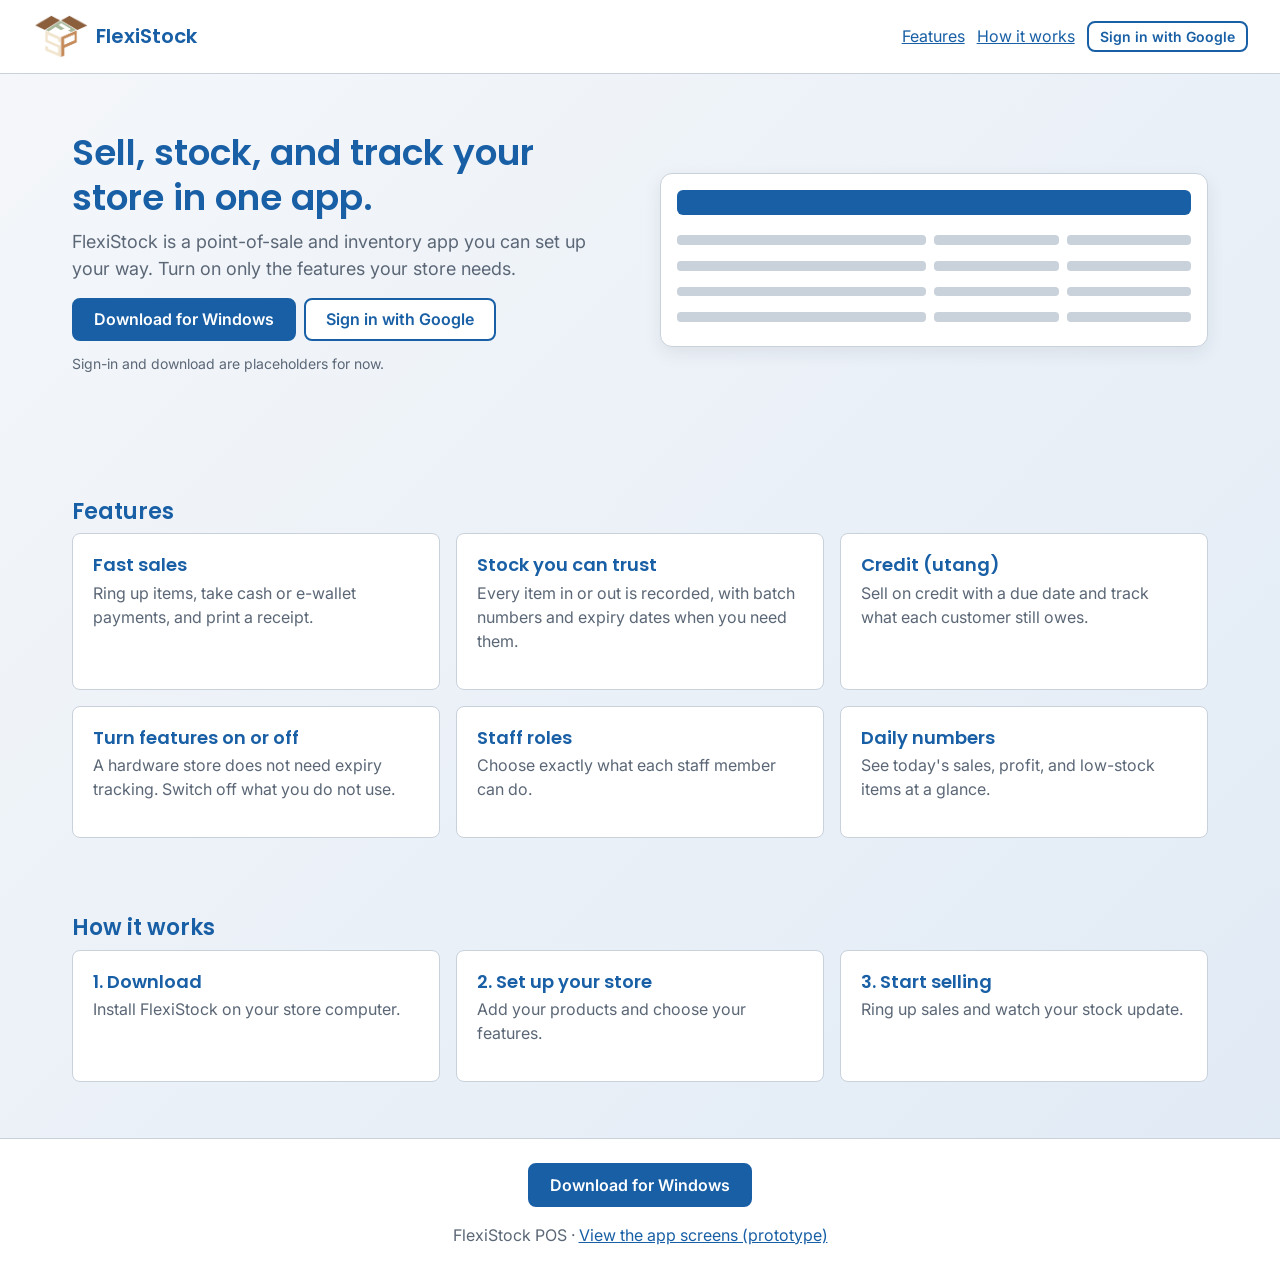
<file: prototype/index.html>
<!DOCTYPE html>
<html lang="en">
<head>
  <meta charset="utf-8">
  <meta name="viewport" content="width=device-width, initial-scale=1">
  <title>FlexiStock POS | Run your store with one simple app</title>
  <link rel="preconnect" href="https://fonts.googleapis.com">
  <link rel="preconnect" href="https://fonts.gstatic.com" crossorigin>
  <link href="https://fonts.googleapis.com/css2?family=Inter:wght@400;600&family=Poppins:wght@600&display=swap" rel="stylesheet">
  <link rel="icon" type="image/png" href="images/logo.png">
  <link rel="stylesheet" href="css/style.css">
</head>
<body>
  <header class="site-header">
    <a class="brand" href="index.html" style="margin:0"><img src="images/logo.png" alt="" width="43" height="32"> FlexiStock</a>
    <nav aria-label="Site menu">
      <a href="#features">Features</a>
      <a href="#how">How it works</a>
      <!-- placeholder: no function yet -->
      <a class="btn-secondary btn-small" href="#" aria-disabled="true">Sign in with Google</a>
    </nav>
  </header>

  <main>
    <section class="hero">
      <div>
        <h1>Sell, stock, and track your store in one app.</h1>
        <p class="lead">FlexiStock is a point-of-sale and inventory app you can set up your way. Turn on only the features your store needs.</p>
        <div class="btn-row">
          <!-- placeholders: no download or sign-in yet -->
          <a class="btn" href="#">Download for Windows</a>
          <a class="btn-secondary" href="#" aria-disabled="true">Sign in with Google</a>
        </div>
        <p class="muted" style="margin-top:.75rem;font-size:.875rem">Sign-in and download are placeholders for now.</p>
      </div>
      <div class="mock" role="img" aria-label="Mock-up of the FlexiStock products screen">
        <div class="mock-head"></div>
        <div class="mock-row"><div class="mock-bar"></div><div class="mock-bar"></div><div class="mock-bar"></div></div>
        <div class="mock-row"><div class="mock-bar"></div><div class="mock-bar"></div><div class="mock-bar"></div></div>
        <div class="mock-row"><div class="mock-bar"></div><div class="mock-bar"></div><div class="mock-bar"></div></div>
        <div class="mock-row"><div class="mock-bar"></div><div class="mock-bar"></div><div class="mock-bar"></div></div>
      </div>
    </section>

    <section class="section" id="features">
      <h2>Features</h2>
      <div class="cards">
        <div class="card"><h3>Fast sales</h3><p class="muted">Ring up items, take cash or e-wallet payments, and print a receipt.</p></div>
        <div class="card"><h3>Stock you can trust</h3><p class="muted">Every item in or out is recorded, with batch numbers and expiry dates when you need them.</p></div>
        <div class="card"><h3>Credit (utang)</h3><p class="muted">Sell on credit with a due date and track what each customer still owes.</p></div>
        <div class="card"><h3>Turn features on or off</h3><p class="muted">A hardware store does not need expiry tracking. Switch off what you do not use.</p></div>
        <div class="card"><h3>Staff roles</h3><p class="muted">Choose exactly what each staff member can do.</p></div>
        <div class="card"><h3>Daily numbers</h3><p class="muted">See today's sales, profit, and low-stock items at a glance.</p></div>
      </div>
    </section>

    <section class="section" id="how">
      <h2>How it works</h2>
      <div class="cards">
        <div class="card"><h3>1. Download</h3><p class="muted">Install FlexiStock on your store computer.</p></div>
        <div class="card"><h3>2. Set up your store</h3><p class="muted">Add your products and choose your features.</p></div>
        <div class="card"><h3>3. Start selling</h3><p class="muted">Ring up sales and watch your stock update.</p></div>
      </div>
    </section>
  </main>

  <footer class="site-footer">
    <p><a class="btn" href="#">Download for Windows</a></p>
    <p class="muted">FlexiStock POS &middot; <a href="list.html">View the app screens (prototype)</a></p>
  </footer>
</body>
</html>
</file>
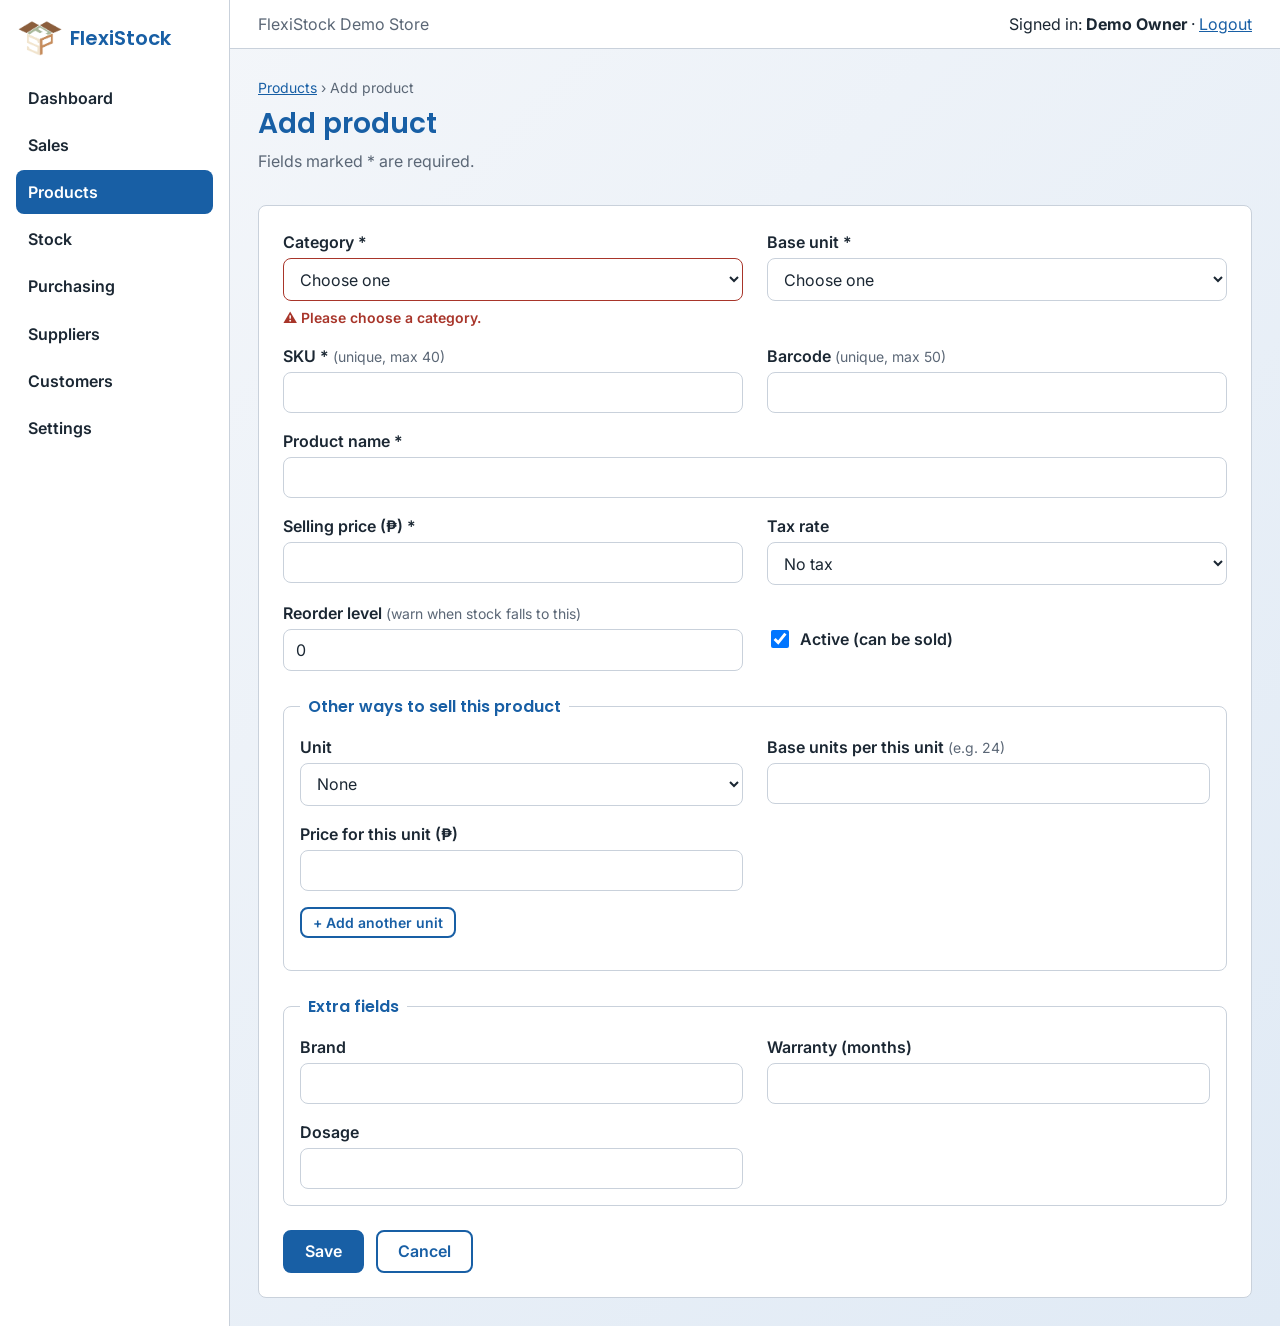
<file: prototype/form.html>
<!DOCTYPE html>
<html lang="en">
<head>
  <meta charset="utf-8">
  <meta name="viewport" content="width=device-width, initial-scale=1">
  <title>Add product | FlexiStock</title>
  <link rel="preconnect" href="https://fonts.googleapis.com">
  <link rel="preconnect" href="https://fonts.gstatic.com" crossorigin>
  <link href="https://fonts.googleapis.com/css2?family=Inter:wght@400;600&family=Poppins:wght@600&display=swap" rel="stylesheet">
  <link rel="icon" type="image/png" href="images/logo.png">
  <link rel="stylesheet" href="css/style.css">
</head>
<body>
  <div class="app">
    <aside class="sidebar">
      <a class="brand" href="index.html"><img src="images/logo.png" alt="" width="43" height="32"> FlexiStock</a>
      <nav class="nav" aria-label="Main menu">
        <a href="#">Dashboard</a>
        <a href="#">Sales</a>
        <a href="list.html" aria-current="page">Products</a>
        <a href="#">Stock</a>
        <a href="#">Purchasing</a>
        <a href="#">Suppliers</a>
        <a href="#">Customers</a>
        <a href="#">Settings</a>
      </nav>
    </aside>
    <div class="main">
      <header class="topbar">
        <span class="muted">FlexiStock Demo Store</span>
        <span>Signed in: <strong>Demo Owner</strong> &middot; <a href="index.html">Logout</a></span>
      </header>
      <main class="content">
        <p class="breadcrumb"><a href="list.html">Products</a> &rsaquo; Add product</p>
        <div class="page-head">
          <div>
            <h1>Add product</h1>
            <p class="muted">Fields marked * are required.</p>
          </div>
        </div>

        <!-- name="..." matches the column in the product table, so PHP can read $_POST['sku'] in Week 15 -->
        <form class="form" action="#" method="post">
          <div class="form-grid">
            <div>
              <label for="category_id">Category *</label>
              <select id="category_id" name="category_id" required aria-invalid="true" aria-describedby="category_id-error">
                <option value="">Choose one</option>
                <option value="1">Groceries</option>
                <option value="2">Beverages</option>
                <option value="3">Medicines</option>
                <option value="4">Hardware</option>
                <option value="5">Household</option>
              </select>
              <!-- sample error message -->
              <p class="error" id="category_id-error">&#9888; Please choose a category.</p>
            </div>

            <div>
              <label for="base_unit_id">Base unit *</label>
              <select id="base_unit_id" name="base_unit_id" required>
                <option value="">Choose one</option>
                <option value="1">Piece</option>
                <option value="2">Box</option>
                <option value="3">Pack</option>
                <option value="4">Kilogram</option>
              </select>
            </div>

            <div>
              <label for="sku">SKU * <span class="hint">(unique, max 40)</span></label>
              <input id="sku" name="sku" type="text" maxlength="40" required>
            </div>

            <div>
              <label for="barcode">Barcode <span class="hint">(unique, max 50)</span></label>
              <input id="barcode" name="barcode" type="text" maxlength="50">
            </div>

            <div class="full">
              <label for="product_name">Product name *</label>
              <input id="product_name" name="product_name" type="text" maxlength="120" required>
            </div>

            <div>
              <label for="selling_price">Selling price (&#8369;) *</label>
              <input id="selling_price" name="selling_price" type="number" min="0.01" step="0.01" required>
            </div>

            <div>
              <label for="tax_rate_id">Tax rate</label>
              <select id="tax_rate_id" name="tax_rate_id">
                <option value="">No tax</option>
                <option value="1">VAT 12%</option>
                <option value="2">Zero-rated</option>
              </select>
            </div>

            <div>
              <label for="reorder_level">Reorder level <span class="hint">(warn when stock falls to this)</span></label>
              <input id="reorder_level" name="reorder_level" type="number" min="0" step="0.001" value="0">
            </div>

            <div class="check">
              <input id="is_active" name="is_active" type="checkbox" value="1" checked>
              <label for="is_active">Active (can be sold)</label>
            </div>
          </div>

          <!-- product_unit rows: names use product_unit[n][column] -->
          <fieldset>
            <legend>Other ways to sell this product</legend>
            <div class="form-grid">
              <div>
                <label for="pu_unit_id">Unit</label>
                <select id="pu_unit_id" name="product_unit[0][unit_id]">
                  <option value="">None</option>
                  <option value="2">Box</option>
                  <option value="3">Pack</option>
                </select>
              </div>
              <div>
                <label for="pu_factor">Base units per this unit <span class="hint">(e.g. 24)</span></label>
                <input id="pu_factor" name="product_unit[0][conversion_factor]" type="number" min="0.0001" step="0.0001">
              </div>
              <div>
                <label for="pu_price">Price for this unit (&#8369;)</label>
                <input id="pu_price" name="product_unit[0][selling_price]" type="number" min="0.01" step="0.01">
              </div>
            </div>
            <p style="margin-top:1rem"><button class="btn-secondary btn-small" type="button">+ Add another unit</button></p>
          </fieldset>

          <!-- product_custom_value rows: one per custom_field -->
          <fieldset>
            <legend>Extra fields</legend>
            <div class="form-grid">
              <div>
                <label for="cf_1">Brand</label>
                <input id="cf_1" name="product_custom_value[1][field_value]" type="text" maxlength="255">
              </div>
              <div>
                <label for="cf_2">Warranty (months)</label>
                <input id="cf_2" name="product_custom_value[2][field_value]" type="number" min="0">
              </div>
              <div>
                <label for="cf_3">Dosage</label>
                <input id="cf_3" name="product_custom_value[3][field_value]" type="text" maxlength="255">
              </div>
            </div>
          </fieldset>

          <div class="form-actions">
            <button class="btn" type="submit">Save</button>
            <a href="list.html" class="btn-secondary">Cancel</a>
          </div>
        </form>
      </main>
    </div>
  </div>
</body>
</html>
</file>
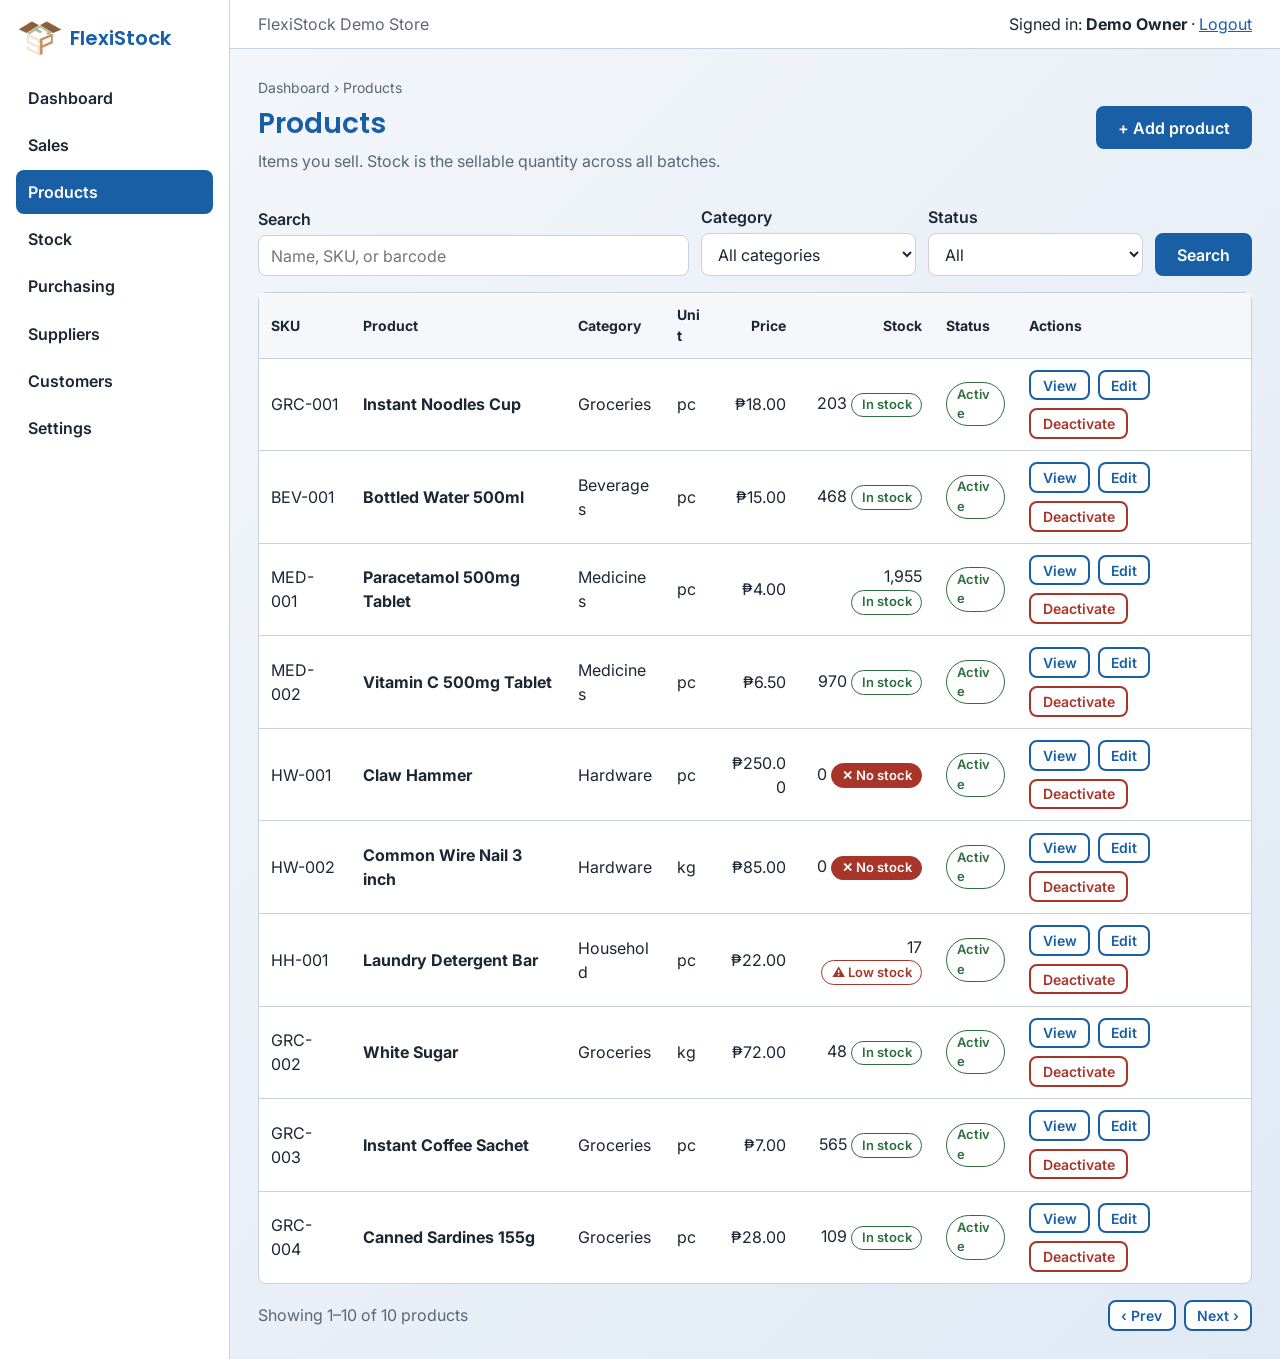
<file: prototype/list.html>
<!DOCTYPE html>
<html lang="en">
<head>
  <meta charset="utf-8">
  <meta name="viewport" content="width=device-width, initial-scale=1">
  <title>Products | FlexiStock</title>
  <link rel="preconnect" href="https://fonts.googleapis.com">
  <link rel="preconnect" href="https://fonts.gstatic.com" crossorigin>
  <link href="https://fonts.googleapis.com/css2?family=Inter:wght@400;600&family=Poppins:wght@600&display=swap" rel="stylesheet">
  <link rel="icon" type="image/png" href="images/logo.png">
  <link rel="stylesheet" href="css/style.css">
</head>
<body>
  <div class="app">
    <aside class="sidebar">
      <a class="brand" href="index.html"><img src="images/logo.png" alt="" width="43" height="32"> FlexiStock</a>
      <nav class="nav" aria-label="Main menu">
        <a href="#">Dashboard</a>
        <a href="#">Sales</a>
        <a href="list.html" aria-current="page">Products</a>
        <a href="#">Stock</a>
        <a href="#">Purchasing</a>
        <a href="#">Suppliers</a>
        <a href="#">Customers</a>
        <a href="#">Settings</a>
      </nav>
    </aside>
    <div class="main">
      <header class="topbar">
        <span class="muted">FlexiStock Demo Store</span>
        <span>Signed in: <strong>Demo Owner</strong> &middot; <a href="index.html">Logout</a></span>
      </header>
      <main class="content">
        <p class="breadcrumb">Dashboard &rsaquo; Products</p>
        <div class="page-head">
          <div>
            <h1>Products</h1>
            <p class="muted">Items you sell. Stock is the sellable quantity across all batches.</p>
          </div>
          <a class="btn" href="form.html">+ Add product</a>
        </div>

        <!-- Search form: field names match the columns they filter -->
        <form class="toolbar" action="#" method="get" role="search">
          <div class="search">
            <label for="q">Search</label>
            <input id="q" name="q" type="search" placeholder="Name, SKU, or barcode">
          </div>
          <div>
            <label for="category_id">Category</label>
            <select id="category_id" name="category_id">
              <option value="">All categories</option>
              <option value="1">Groceries</option>
              <option value="2">Beverages</option>
              <option value="3">Medicines</option>
              <option value="4">Hardware</option>
              <option value="5">Household</option>
            </select>
          </div>
          <div>
            <label for="is_active">Status</label>
            <select id="is_active" name="is_active">
              <option value="">All</option>
              <option value="1">Active</option>
              <option value="0">Inactive</option>
            </select>
          </div>
          <button class="btn" type="submit">Search</button>
        </form>

        <div class="table-wrap">
          <table>
            <thead>
              <tr>
                <th>SKU</th><th>Product</th><th>Category</th><th>Unit</th>
                <th class="num">Price</th><th class="num">Stock</th><th>Status</th><th>Actions</th>
              </tr>
            </thead>
            <tbody>
          <tr>
            <td data-label="SKU">GRC-001</td>
            <td data-label="Product"><strong>Instant Noodles Cup</strong></td>
            <td data-label="Category">Groceries</td>
            <td data-label="Unit">pc</td>
            <td data-label="Price" class="num">&#8369;18.00</td>
            <td data-label="Stock" class="num">203 <span class="badge ok">In stock</span></td>
            <td data-label="Status"><span class="badge ok">Active</span></td>
            <td class="actions">
              <div class="btn-row">
                <a class="btn-secondary btn-small" href="#">View</a>
                <a class="btn-secondary btn-small" href="form.html">Edit</a>
                <button class="btn-secondary btn-small btn-danger" type="button">Deactivate</button>
              </div>
            </td>
          </tr>
          <tr>
            <td data-label="SKU">BEV-001</td>
            <td data-label="Product"><strong>Bottled Water 500ml</strong></td>
            <td data-label="Category">Beverages</td>
            <td data-label="Unit">pc</td>
            <td data-label="Price" class="num">&#8369;15.00</td>
            <td data-label="Stock" class="num">468 <span class="badge ok">In stock</span></td>
            <td data-label="Status"><span class="badge ok">Active</span></td>
            <td class="actions">
              <div class="btn-row">
                <a class="btn-secondary btn-small" href="#">View</a>
                <a class="btn-secondary btn-small" href="form.html">Edit</a>
                <button class="btn-secondary btn-small btn-danger" type="button">Deactivate</button>
              </div>
            </td>
          </tr>
          <tr>
            <td data-label="SKU">MED-001</td>
            <td data-label="Product"><strong>Paracetamol 500mg Tablet</strong></td>
            <td data-label="Category">Medicines</td>
            <td data-label="Unit">pc</td>
            <td data-label="Price" class="num">&#8369;4.00</td>
            <td data-label="Stock" class="num">1,955 <span class="badge ok">In stock</span></td>
            <td data-label="Status"><span class="badge ok">Active</span></td>
            <td class="actions">
              <div class="btn-row">
                <a class="btn-secondary btn-small" href="#">View</a>
                <a class="btn-secondary btn-small" href="form.html">Edit</a>
                <button class="btn-secondary btn-small btn-danger" type="button">Deactivate</button>
              </div>
            </td>
          </tr>
          <tr>
            <td data-label="SKU">MED-002</td>
            <td data-label="Product"><strong>Vitamin C 500mg Tablet</strong></td>
            <td data-label="Category">Medicines</td>
            <td data-label="Unit">pc</td>
            <td data-label="Price" class="num">&#8369;6.50</td>
            <td data-label="Stock" class="num">970 <span class="badge ok">In stock</span></td>
            <td data-label="Status"><span class="badge ok">Active</span></td>
            <td class="actions">
              <div class="btn-row">
                <a class="btn-secondary btn-small" href="#">View</a>
                <a class="btn-secondary btn-small" href="form.html">Edit</a>
                <button class="btn-secondary btn-small btn-danger" type="button">Deactivate</button>
              </div>
            </td>
          </tr>
          <tr>
            <td data-label="SKU">HW-001</td>
            <td data-label="Product"><strong>Claw Hammer</strong></td>
            <td data-label="Category">Hardware</td>
            <td data-label="Unit">pc</td>
            <td data-label="Price" class="num">&#8369;250.00</td>
            <td data-label="Stock" class="num">0 <span class="badge out">&#10005; No stock</span></td>
            <td data-label="Status"><span class="badge ok">Active</span></td>
            <td class="actions">
              <div class="btn-row">
                <a class="btn-secondary btn-small" href="#">View</a>
                <a class="btn-secondary btn-small" href="form.html">Edit</a>
                <button class="btn-secondary btn-small btn-danger" type="button">Deactivate</button>
              </div>
            </td>
          </tr>
          <tr>
            <td data-label="SKU">HW-002</td>
            <td data-label="Product"><strong>Common Wire Nail 3 inch</strong></td>
            <td data-label="Category">Hardware</td>
            <td data-label="Unit">kg</td>
            <td data-label="Price" class="num">&#8369;85.00</td>
            <td data-label="Stock" class="num">0 <span class="badge out">&#10005; No stock</span></td>
            <td data-label="Status"><span class="badge ok">Active</span></td>
            <td class="actions">
              <div class="btn-row">
                <a class="btn-secondary btn-small" href="#">View</a>
                <a class="btn-secondary btn-small" href="form.html">Edit</a>
                <button class="btn-secondary btn-small btn-danger" type="button">Deactivate</button>
              </div>
            </td>
          </tr>
          <tr>
            <td data-label="SKU">HH-001</td>
            <td data-label="Product"><strong>Laundry Detergent Bar</strong></td>
            <td data-label="Category">Household</td>
            <td data-label="Unit">pc</td>
            <td data-label="Price" class="num">&#8369;22.00</td>
            <td data-label="Stock" class="num">17 <span class="badge low">&#9888; Low stock</span></td>
            <td data-label="Status"><span class="badge ok">Active</span></td>
            <td class="actions">
              <div class="btn-row">
                <a class="btn-secondary btn-small" href="#">View</a>
                <a class="btn-secondary btn-small" href="form.html">Edit</a>
                <button class="btn-secondary btn-small btn-danger" type="button">Deactivate</button>
              </div>
            </td>
          </tr>
          <tr>
            <td data-label="SKU">GRC-002</td>
            <td data-label="Product"><strong>White Sugar</strong></td>
            <td data-label="Category">Groceries</td>
            <td data-label="Unit">kg</td>
            <td data-label="Price" class="num">&#8369;72.00</td>
            <td data-label="Stock" class="num">48 <span class="badge ok">In stock</span></td>
            <td data-label="Status"><span class="badge ok">Active</span></td>
            <td class="actions">
              <div class="btn-row">
                <a class="btn-secondary btn-small" href="#">View</a>
                <a class="btn-secondary btn-small" href="form.html">Edit</a>
                <button class="btn-secondary btn-small btn-danger" type="button">Deactivate</button>
              </div>
            </td>
          </tr>
          <tr>
            <td data-label="SKU">GRC-003</td>
            <td data-label="Product"><strong>Instant Coffee Sachet</strong></td>
            <td data-label="Category">Groceries</td>
            <td data-label="Unit">pc</td>
            <td data-label="Price" class="num">&#8369;7.00</td>
            <td data-label="Stock" class="num">565 <span class="badge ok">In stock</span></td>
            <td data-label="Status"><span class="badge ok">Active</span></td>
            <td class="actions">
              <div class="btn-row">
                <a class="btn-secondary btn-small" href="#">View</a>
                <a class="btn-secondary btn-small" href="form.html">Edit</a>
                <button class="btn-secondary btn-small btn-danger" type="button">Deactivate</button>
              </div>
            </td>
          </tr>
          <tr>
            <td data-label="SKU">GRC-004</td>
            <td data-label="Product"><strong>Canned Sardines 155g</strong></td>
            <td data-label="Category">Groceries</td>
            <td data-label="Unit">pc</td>
            <td data-label="Price" class="num">&#8369;28.00</td>
            <td data-label="Stock" class="num">109 <span class="badge ok">In stock</span></td>
            <td data-label="Status"><span class="badge ok">Active</span></td>
            <td class="actions">
              <div class="btn-row">
                <a class="btn-secondary btn-small" href="#">View</a>
                <a class="btn-secondary btn-small" href="form.html">Edit</a>
                <button class="btn-secondary btn-small btn-danger" type="button">Deactivate</button>
              </div>
            </td>
          </tr>
            </tbody>
          </table>
        </div>

        <div class="pager">
          <span class="muted">Showing 1&ndash;10 of 10 products</span>
          <span class="btn-row">
            <a class="btn-secondary btn-small" href="#">&lsaquo; Prev</a>
            <a class="btn-secondary btn-small" href="#">Next &rsaquo;</a>
          </span>
        </div>

        <!-- Empty state (shown when the query returns 0 rows; hidden in this mock-up) -->
        <div class="empty-state" hidden>
          <h2>No products yet.</h2>
          <p class="muted">Add the first one to start selling.</p>
          <a class="btn" href="form.html">+ Add product</a>
        </div>
      </main>
    </div>
  </div>
</body>
</html>
</file>
<file: prototype/css/style.css>
/* FlexiStock POS: shared stylesheet. Variables come from docs/05-style-guide.md */
:root {
  --color-primary: #185fa5;      /* buttons, links, headings */
  --color-primary-dark: #0f4577; /* button hover */
  --color-bg: #f5f7fa;           /* page background. Text on it: 14.1:1 */
  --gradient-bg: linear-gradient(135deg, #f5f7fa 0%, #e0eaf5 100%); /* page background gradient */
  --color-surface: #ffffff;      /* cards, inputs */
  --color-text: #1b2733;         /* body text */
  --color-muted: #5b6776;        /* secondary text */
  --color-border: #c9d1db;
  --color-success: #2f6f3e;
  --color-error: #a8352a;
  --font-heading: "Poppins", Arial, sans-serif;
  --font-body: "Inter", Arial, sans-serif;
  --font-size-base: 16px;
  --radius: 8px;
}

*, *::before, *::after { box-sizing: border-box; }
html { font-size: var(--font-size-base); }
body {
  margin: 0;
  font-family: var(--font-body);
  line-height: 1.5;
  color: var(--color-text);
  background: var(--color-bg);
  background-image: var(--gradient-bg);
  background-repeat: no-repeat;
  background-size: 100% 100%;
  min-height: 100vh;
  overflow-wrap: anywhere;
}
h1, h2, h3 { font-family: var(--font-heading); font-weight: 600; color: var(--color-primary); line-height: 1.25; margin: 0 0 .5rem; }
h1 { font-size: 1.75rem; }
h2 { font-size: 1.375rem; margin-top: 1.75rem; }
h3 { font-size: 1.125rem; }
a { color: var(--color-primary); }
img { max-width: 100%; height: auto; }
p { margin: 0 0 1rem; }
.muted { color: var(--color-muted); }

/* ---------- App layout (sidebar + content) ---------- */
.app { display: flex; min-height: 100vh; }
.sidebar { width: 230px; flex: none; background: var(--color-surface); border-right: 1px solid var(--color-border); padding: 1.25rem 1rem; }
.brand { display: flex; align-items: center; gap: .5rem; font-family: var(--font-heading); font-weight: 600; font-size: 1.25rem; color: var(--color-primary); text-decoration: none; margin-bottom: 1.25rem; }
.nav { display: flex; flex-direction: column; gap: .25rem; }
.nav a { padding: .6rem .75rem; border-radius: var(--radius); text-decoration: none; color: var(--color-text); font-weight: 600; }
.nav a:hover { background: var(--color-bg); }
.nav a[aria-current="page"] { background: var(--color-primary); color: #fff; }
.main { flex: 1; min-width: 0; }
.topbar { display: flex; justify-content: space-between; align-items: center; gap: 1rem; flex-wrap: wrap; padding: .75rem 1.75rem; background: var(--color-surface); border-bottom: 1px solid var(--color-border); }
.content { padding: 1.75rem; max-width: 1200px; }
.page-head { display: flex; justify-content: space-between; align-items: flex-start; gap: 1rem; flex-wrap: wrap; margin-bottom: 1rem; }
.breadcrumb { font-size: .875rem; color: var(--color-muted); margin-bottom: .5rem; }

.brand img { height: 2.25rem; width: auto; display: block; }
.site-header .brand img { height: 2.75rem; }

/* ---------- Buttons ---------- */
.btn, .btn-secondary {
  display: inline-block; font: 600 1rem var(--font-body); text-decoration: none; cursor: pointer;
  padding: .6rem 1.25rem; border-radius: var(--radius); border: 2px solid var(--color-primary); text-align: center;
}
.btn { background: var(--color-primary); color: #fff; }
.btn:hover { background: var(--color-primary-dark); border-color: var(--color-primary-dark); }
.btn-secondary { background: var(--color-surface); color: var(--color-primary); }
.btn-secondary:hover { background: var(--color-bg); }
.btn-small { padding: .3rem .7rem; font-size: .875rem; }
.btn-danger { color: var(--color-error); border-color: var(--color-error); }
.btn-row { display: flex; gap: .5rem; flex-wrap: wrap; }

/* ---------- Forms ---------- */
.form { background: var(--color-surface); border: 1px solid var(--color-border); border-radius: var(--radius); padding: 1.5rem; }
.form-grid { display: grid; grid-template-columns: 1fr 1fr; gap: 1rem 1.5rem; }
.form-grid .full { grid-column: 1 / -1; }
.form label { display: block; font-weight: 600; margin-bottom: .25rem; }
.hint { font-weight: 400; font-size: .875rem; color: var(--color-muted); }
input[type="text"], input[type="number"], input[type="search"], select {
  width: 100%; font: 1rem var(--font-body); color: var(--color-text); background: var(--color-surface);
  border: 1.5px solid var(--color-border); border-radius: var(--radius); padding: .6rem .75rem;
}
input:focus, select:focus, button:focus-visible, a:focus-visible { outline: 2px solid var(--color-primary); outline-offset: 2px; }
.check { display: flex; align-items: center; gap: .5rem; padding-top: .35rem; }
.check input { width: 1.1rem; height: 1.1rem; }
.check label { margin: 0; }
.error { color: var(--color-error); font-size: .875rem; font-weight: 600; margin: .35rem 0 0; }
input[aria-invalid="true"], select[aria-invalid="true"] { border-color: var(--color-error); }
.success { color: var(--color-success); font-weight: 600; }
fieldset { border: 1px solid var(--color-border); border-radius: var(--radius); padding: 1rem; margin: 1.5rem 0 0; }
legend { font-family: var(--font-heading); font-weight: 600; padding: 0 .5rem; color: var(--color-primary); }
.form-actions { margin-top: 1.5rem; display: flex; gap: .75rem; flex-wrap: wrap; }

/* ---------- Search toolbar ---------- */
.toolbar label { display: block; font-weight: 600; margin-bottom: .25rem; }
.toolbar { display: grid; grid-template-columns: 2fr 1fr 1fr auto; gap: .75rem; align-items: end; margin-bottom: 1rem; }

/* ---------- Table ---------- */
.table-wrap { background: var(--color-surface); border: 1px solid var(--color-border); border-radius: var(--radius); }
table { width: 100%; border-collapse: collapse; }
th, td { text-align: left; padding: .7rem .75rem; border-bottom: 1px solid var(--color-border); vertical-align: middle; }
th { background: var(--color-bg); font-size: .875rem; }
tbody tr:last-child td { border-bottom: 0; }
td.num, th.num { text-align: right; }
.badge { display: inline-block; font-size: .8125rem; font-weight: 600; padding: .1rem .6rem; border-radius: 999px; border: 1.5px solid var(--color-border); }
.badge.ok { color: var(--color-success); border-color: var(--color-success); }
.badge.low { color: var(--color-error); border-color: var(--color-error); }
.badge.out { color: #fff; background: var(--color-error); border-color: var(--color-error); }
.pager { display: flex; justify-content: space-between; align-items: center; gap: 1rem; flex-wrap: wrap; margin-top: 1rem; }
.empty-state { text-align: center; padding: 3rem 1rem; background: var(--color-surface); border: 2px dashed var(--color-border); border-radius: var(--radius); }

/* ---------- Landing page ---------- */
.site-header { display: flex; justify-content: space-between; align-items: center; gap: 1rem; flex-wrap: wrap; padding: .9rem 2rem; background: var(--color-surface); border-bottom: 1px solid var(--color-border); }
.site-header nav { display: flex; gap: .75rem; align-items: center; flex-wrap: wrap; }
.hero { display: grid; grid-template-columns: 1fr 1fr; gap: 2.5rem; align-items: center; padding: 3.5rem 2rem; max-width: 1200px; margin: 0 auto; }
.hero h1 { font-size: 2.25rem; }
.hero .lead { font-size: 1.125rem; color: var(--color-muted); }
.mock { background: var(--color-surface); border: 1px solid var(--color-border); border-radius: 12px; padding: 1rem; box-shadow: 0 6px 18px rgba(27,39,51,.08); }
.mock-bar { height: .6rem; background: var(--color-border); border-radius: 4px; margin: .5rem 0; }
.mock-row { display: grid; grid-template-columns: 2fr 1fr 1fr; gap: .5rem; }
.mock-head { background: var(--color-primary); height: 1.6rem; border-radius: 6px; margin-bottom: .75rem; }
.section { max-width: 1200px; margin: 0 auto; padding: 1.5rem 2rem; }
.cards { display: grid; grid-template-columns: repeat(3, 1fr); gap: 1rem; }
.card { background: var(--color-surface); border: 1px solid var(--color-border); border-radius: var(--radius); padding: 1.25rem; }
.card h3 { margin-bottom: .25rem; }
.site-footer { margin-top: 2rem; padding: 1.5rem 2rem; text-align: center; background: var(--color-surface); border-top: 1px solid var(--color-border); }

/* ---------- Phone and tablet ---------- */
@media (max-width: 900px) {
  .app { flex-direction: column; }
  .sidebar { width: 100%; border-right: 0; border-bottom: 1px solid var(--color-border); padding: .75rem 1rem; }
  .brand { margin-bottom: .5rem; }
  .nav { flex-direction: row; flex-wrap: wrap; }
  .nav a { padding: .4rem .65rem; font-size: .875rem; }
  .content { padding: 1rem; }
  .topbar { padding: .75rem 1rem; }
  .toolbar { grid-template-columns: 1fr 1fr; }
  .toolbar .search { grid-column: 1 / -1; }
  .toolbar .btn { grid-column: 1 / -1; }
  .form-grid { grid-template-columns: 1fr; }
  .hero { grid-template-columns: 1fr; padding: 2rem 1rem; }
  .hero h1 { font-size: 1.75rem; }
  .cards { grid-template-columns: 1fr; }
  .site-header, .section, .site-footer { padding-left: 1rem; padding-right: 1rem; }
}
@media (max-width: 700px) {
  /* table rows become cards, so the page never scrolls sideways */
  table, thead, tbody, tr, th, td { display: block; }
  thead { position: absolute; left: -9999px; }
  tr { padding: .75rem; border-bottom: 1px solid var(--color-border); }
  tbody tr:last-child { border-bottom: 0; }
  td { border: 0; padding: .2rem 0; display: flex; justify-content: space-between; gap: 1rem; text-align: right; }
  td::before { content: attr(data-label); font-weight: 600; color: var(--color-muted); text-align: left; }
  td.num { text-align: right; }
  td.actions { justify-content: flex-start; padding-top: .5rem; flex-wrap: wrap; }
  td.actions::before { display: none; }
  .page-head .btn { width: 100%; }
}
</file>
